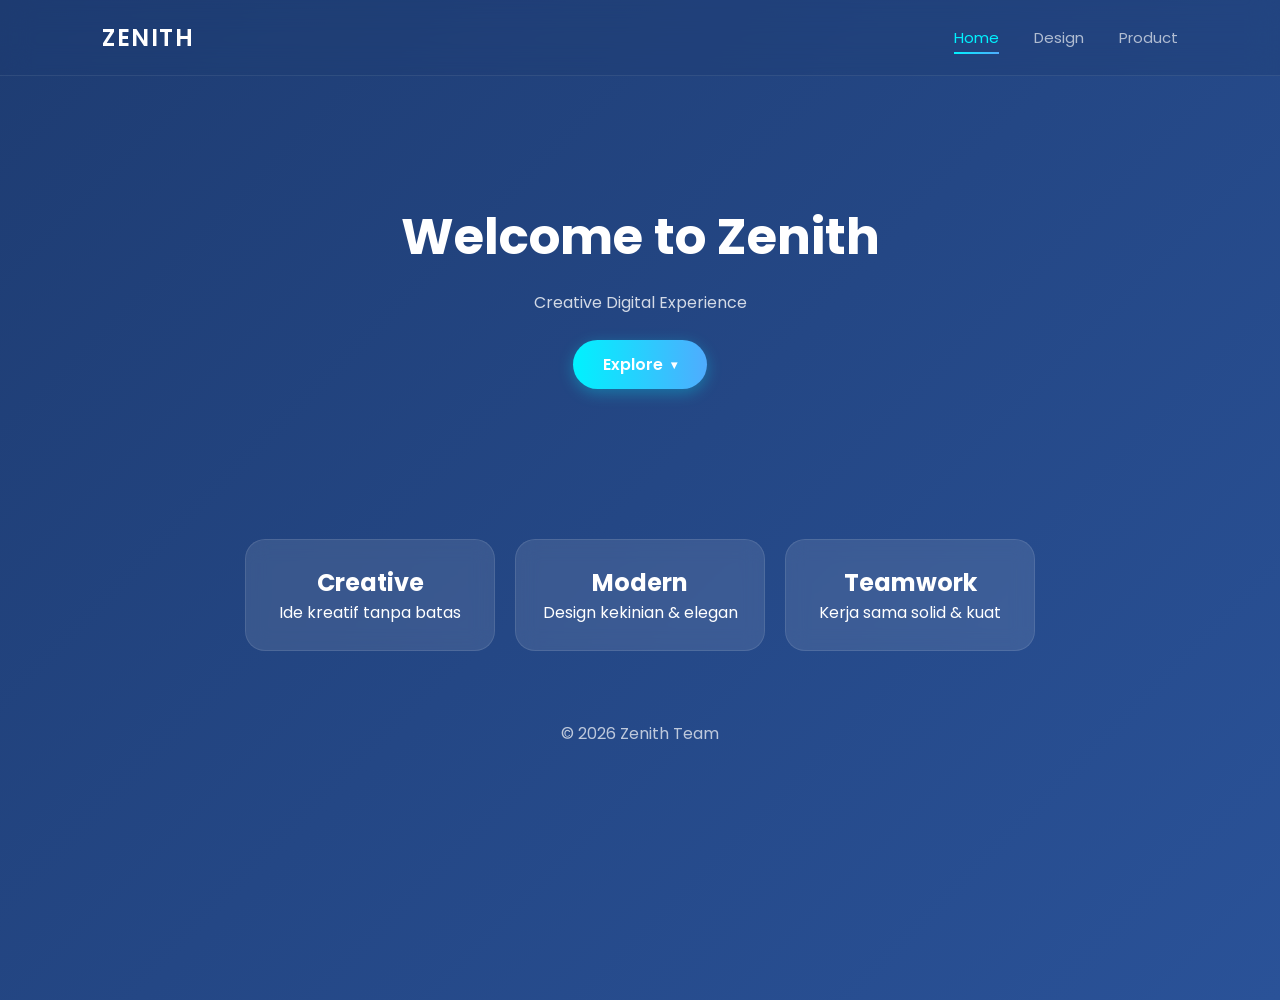
<file: index.html>
<!DOCTYPE html>
<html lang="id">

<head>
    <meta charset="UTF-8">
    <meta name="viewport" content="width=device-width, initial-scale=1.0">
    <title>Zenith Website</title>

    <link href="https://fonts.googleapis.com/css2?family=Poppins:wght@300;400;600&display=swap" rel="stylesheet">
    <link rel="stylesheet" href="dashboard.css">
</head>

<body>

    <nav>
        <a href="index.html" class="brand-logo">
            <h1>ZENITH</h1>
        </a>
        
        <button class="menu-toggle" id="menuToggle" aria-label="Toggle navigation">
            <span class="bar"></span>
            <span class="bar"></span>
            <span class="bar"></span>
        </button>

        <div class="nav-links" id="navLinks">
            <a href="index.html">Home</a>
            <a href="design.html">Design</a>
            <a href="dashboard.html">Product</a>
        </div>
    </nav>

    <section class="hero">
        <h1>Welcome to Zenith</h1>
        <p>Creative Digital Experience</p>

        <div class="dropdown">
            <button class="btn" id="dropBtn">
                Explore <span class="arrow">&#9662;</span>
            </button>
            <div class="dropdown-content" id="myDropdown">
                <a href="index.html">Go to Dashboard</a>
                <div class="dropdown-divider"></div>
                <a href="dashboard.html">Product</a>
                <a href="design.html">Design</a>
            </div>
        </div>
    </section>

    <div class="container">
        <div class="card">
            <h2>Creative</h2>
            <p>Ide kreatif tanpa batas</p>
        </div>

        <div class="card">
            <h2>Modern</h2>
            <p>Design kekinian & elegan</p>
        </div>

        <div class="card">
            <h2>Teamwork</h2>
            <p>Kerja sama solid & kuat</p>
        </div>
    </div>

    <footer>
        <p>&copy; 2026 Zenith Team</p>
    </footer>

    <script>
        // --- 1. OTOMATIS DETEKSI HALAMAN AKTIF ---
        // Kode ini membaca URL browser dan otomatis menyalakan menu yang sesuai
        const currentUrl = window.location.pathname;
        const navLinksArray = document.querySelectorAll('nav .nav-links a');
        
        navLinksArray.forEach(link => {
            const hrefAttr = link.getAttribute('href');
            if (currentUrl.endsWith(hrefAttr) || (hrefAttr === 'dashboard.html' && currentUrl === '/')) {
                link.classList.add('active');
            }
        });

        // --- 2. LOGIKA DROPDOWN "EXPLORE" ---
        const dropBtn = document.getElementById("dropBtn");
        const myDropdown = document.getElementById("myDropdown");

        dropBtn.addEventListener("click", function(event) {
            event.stopPropagation();
            myDropdown.classList.toggle("show");
            dropBtn.classList.toggle("active");
        });

        // --- 3. LOGIKA HAMBURGER MENU (MOBILE) ---
        const menuToggle = document.getElementById("menuToggle");
        const navLinks = document.getElementById("navLinks");

        menuToggle.addEventListener("click", function(event) {
            event.stopPropagation();
            menuToggle.classList.toggle("active");
            navLinks.classList.toggle("active");
        });

        // --- 4. KLIK DI LUAR UNTUK MENUTUP ELEMEN ---
        window.addEventListener("click", function(event) {
            // Tutup Dropdown jika klik di luar area dropdown
            if (!myDropdown.contains(event.target) && event.target !== dropBtn) {
                myDropdown.classList.remove("show");
                dropBtn.classList.remove("active");
            }
            // Tutup Hamburger Menu jika klik di luar area navbar
            if (!navLinks.contains(event.target) && !menuToggle.contains(event.target)) {
                menuToggle.classList.remove("active");
                navLinks.classList.remove("active");
            }
        });
    </script>

</body>
</html>
</file>
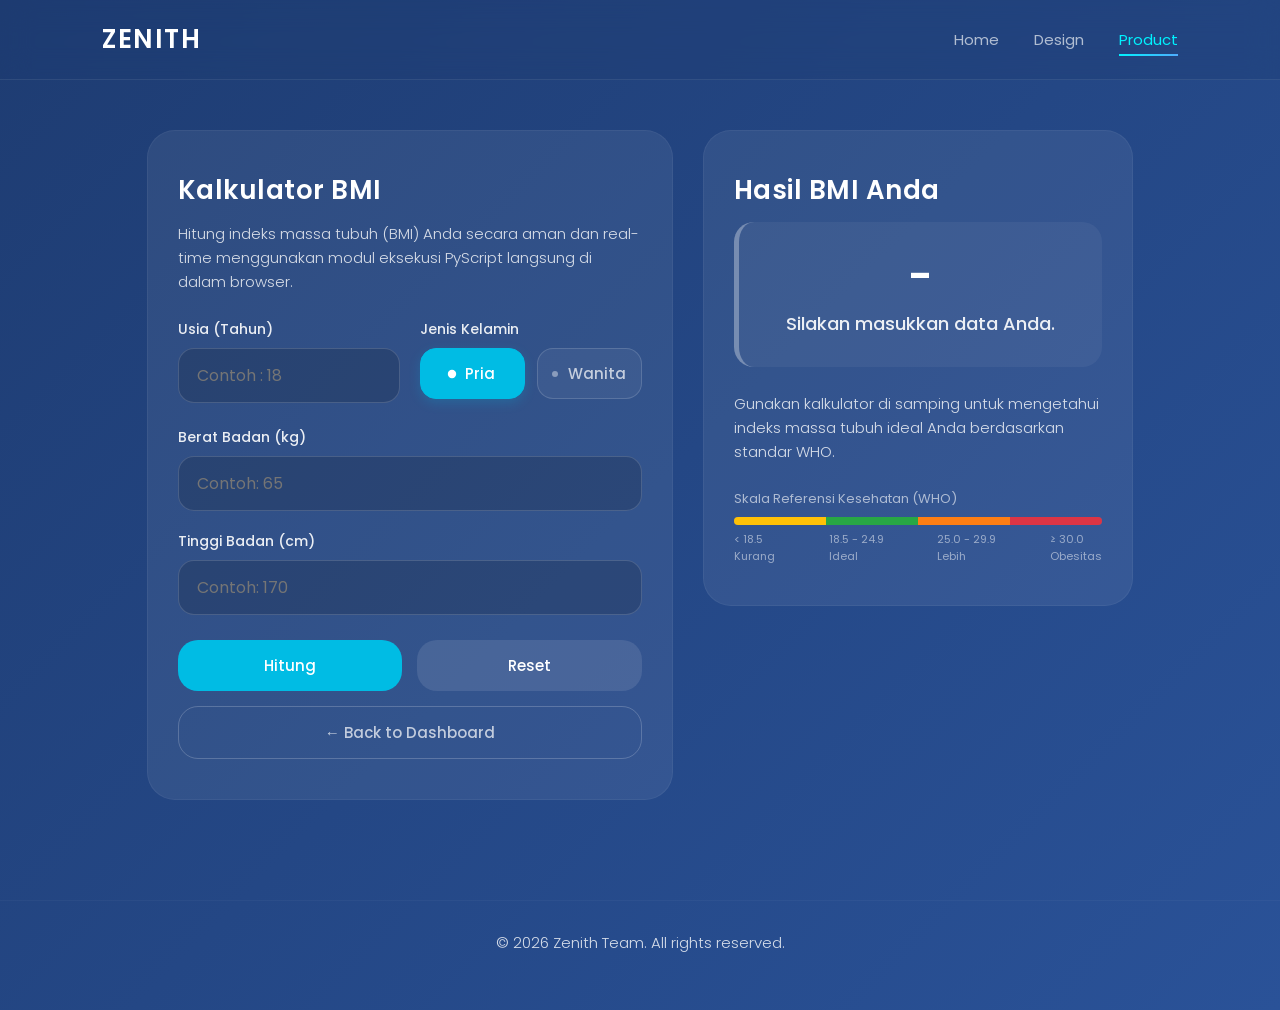
<file: dashboard.html>
<!DOCTYPE html>
<html lang="id">
<head>
    <meta charset="UTF-8">
    <meta name="viewport" content="width=device-width, initial-scale=1.0">
    <title>Zenith Website</title>
    <link href="https://fonts.googleapis.com/css2?family=Poppins:wght@300;400;500;600&display=swap" rel="stylesheet">
    
    <link rel="stylesheet" href="https://pyscript.net/releases/2024.1.1/core.css" />
    <link rel="stylesheet" href="index.css">
    <script type="module" src="https://pyscript.net/releases/2024.1.1/core.js"></script>
</head>

<body>

    <nav>
        <a href="dashboard.html" class="brand-logo">
            <h1>ZENITH</h1>
        </a>
        
        <button class="menu-toggle" id="menuToggle" aria-label="Toggle navigation">
            <span class="bar"></span>
            <span class="bar"></span>
            <span class="bar"></span>
        </button>

        <div class="nav-links" id="navLinks">
            <a href="index.html">Home</a>
            <a href="design.html">Design</a>
            <a href="dashboard.html">Product</a>
        </div>
    </nav>

    <main>
        <div>
            <section>
                <h2>Kalkulator BMI</h2>
                <p>Hitung indeks massa tubuh (BMI) Anda secara aman dan real-time menggunakan modul eksekusi PyScript langsung di dalam browser.</p>
                <form onsubmit="return false;">
                    
                    <div class="form-row-parallel">
                        <div class="form-group">
                            <label for="input-usia">Usia (Tahun)</label>
                            <input type="number" id="input-usia" placeholder="Contoh : 18" min="18" max="120">
                        </div>

                        <div class="form-group">
                            <label>Jenis Kelamin</label>
                            <div class="gender-card-group">
                                <label class="gender-card-label">
                                    <input type="radio" name="gender" id="gender-pria" value="pria" checked>
                                    <div class="gender-card-custom">Pria</div>
                                </label>
                                <label class="gender-card-label">
                                    <input type="radio" name="gender" id="gender-wanita" value="wanita">
                                    <div class="gender-card-custom">Wanita</div>
                                </label>
                            </div>
                        </div>
                    </div>
                    
                    <div class="form-group">
                        <label for="input-berat-badan">Berat Badan (kg)</label>
                        <input type="number" id="input-berat-badan" placeholder="Contoh: 65" min="1">
                    </div>

                    <div class="form-group">
                        <label for="input-tinggi-badan">Tinggi Badan (cm)</label>
                        <input type="number" id="input-tinggi-badan" placeholder="Contoh: 170" min="1">
                    </div>

                    <div class="btn-container">
                        <button type="button" class="btn btn-primary" py-click="calculate_bmi">Hitung</button> 
                        <button type="button" class="btn btn-secondary" py-click="reset_form">Reset</button> 
                    </div>

                    <div class="navigation-container">
                        <a href="index.html" class="btn btn-outline-dashboard">&larr; Back to Dashboard</a>
                    </div>
                </form>
            </section>
        </div>

        <div>
            <section>
                <h2>Hasil BMI Anda</h2>
                <div class="result-box" id="result-card">
                    <div class="result-bmi" id="result-bmi">-</div>
                    <div class="result-status" id="result-status">Silakan masukkan data Anda.</div>
                </div>
                <p id="result-desc">Gunakan kalkulator di samping untuk mengetahui indeks massa tubuh ideal Anda berdasarkan standar WHO.</p>
                
                <div class="who-scale">
                    <div class="scale-title">Skala Referensi Kesehatan (WHO)</div>
                    <div class="scale-bar">
                        <div class="bar-segment bg-under"></div>
                        <div class="bar-segment bg-ideal"></div>
                        <div class="bar-segment bg-over"></div>
                        <div class="bar-segment bg-obese"></div>
                    </div>
                    <div class="scale-labels">
                        <span>&lt; 18.5<br>Kurang</span>
                        <span>18.5 - 24.9<br>Ideal</span>
                        <span>25.0 - 29.9<br>Lebih</span>
                        <span>&ge; 30.0<br>Obesitas</span>
                    </div>
                </div>
            </section>
        </div>
    </main>

    <footer>
        <p>&copy; 2026 Zenith Team. All rights reserved.</p>
    </footer>

    <script>
        // --- 1. OTOMATIS DETEKSI HALAMAN AKTIF ---
        const currentUrl = window.location.pathname;
        const navLinksArray = document.querySelectorAll('nav .nav-links a');
        
        navLinksArray.forEach(link => {
            const hrefAttr = link.getAttribute('href');
            if (currentUrl.endsWith(hrefAttr)) {
                link.classList.add('active');
            }
        });

        // --- 2. LOGIKA HAMBURGER MENU (MOBILE) ---
        const menuToggle = document.getElementById("menuToggle");
        const navLinks = document.getElementById("navLinks");

        menuToggle.addEventListener("click", function(event) {
            event.stopPropagation();
            menuToggle.classList.toggle("active");
            navLinks.classList.toggle("active");
        });

        // --- 3. KLIK DI LUAR UNTUK MENUTUP NAVBAR MOBILE ---
        window.addEventListener("click", function(event) {
            if (!navLinks.contains(event.target) && !menuToggle.contains(event.target)) {
                menuToggle.classList.remove("active");
                navLinks.classList.remove("active");
            }
        });
    </script>

    <script type="py" src="app.py"></script>
</body>
</html>
</file>
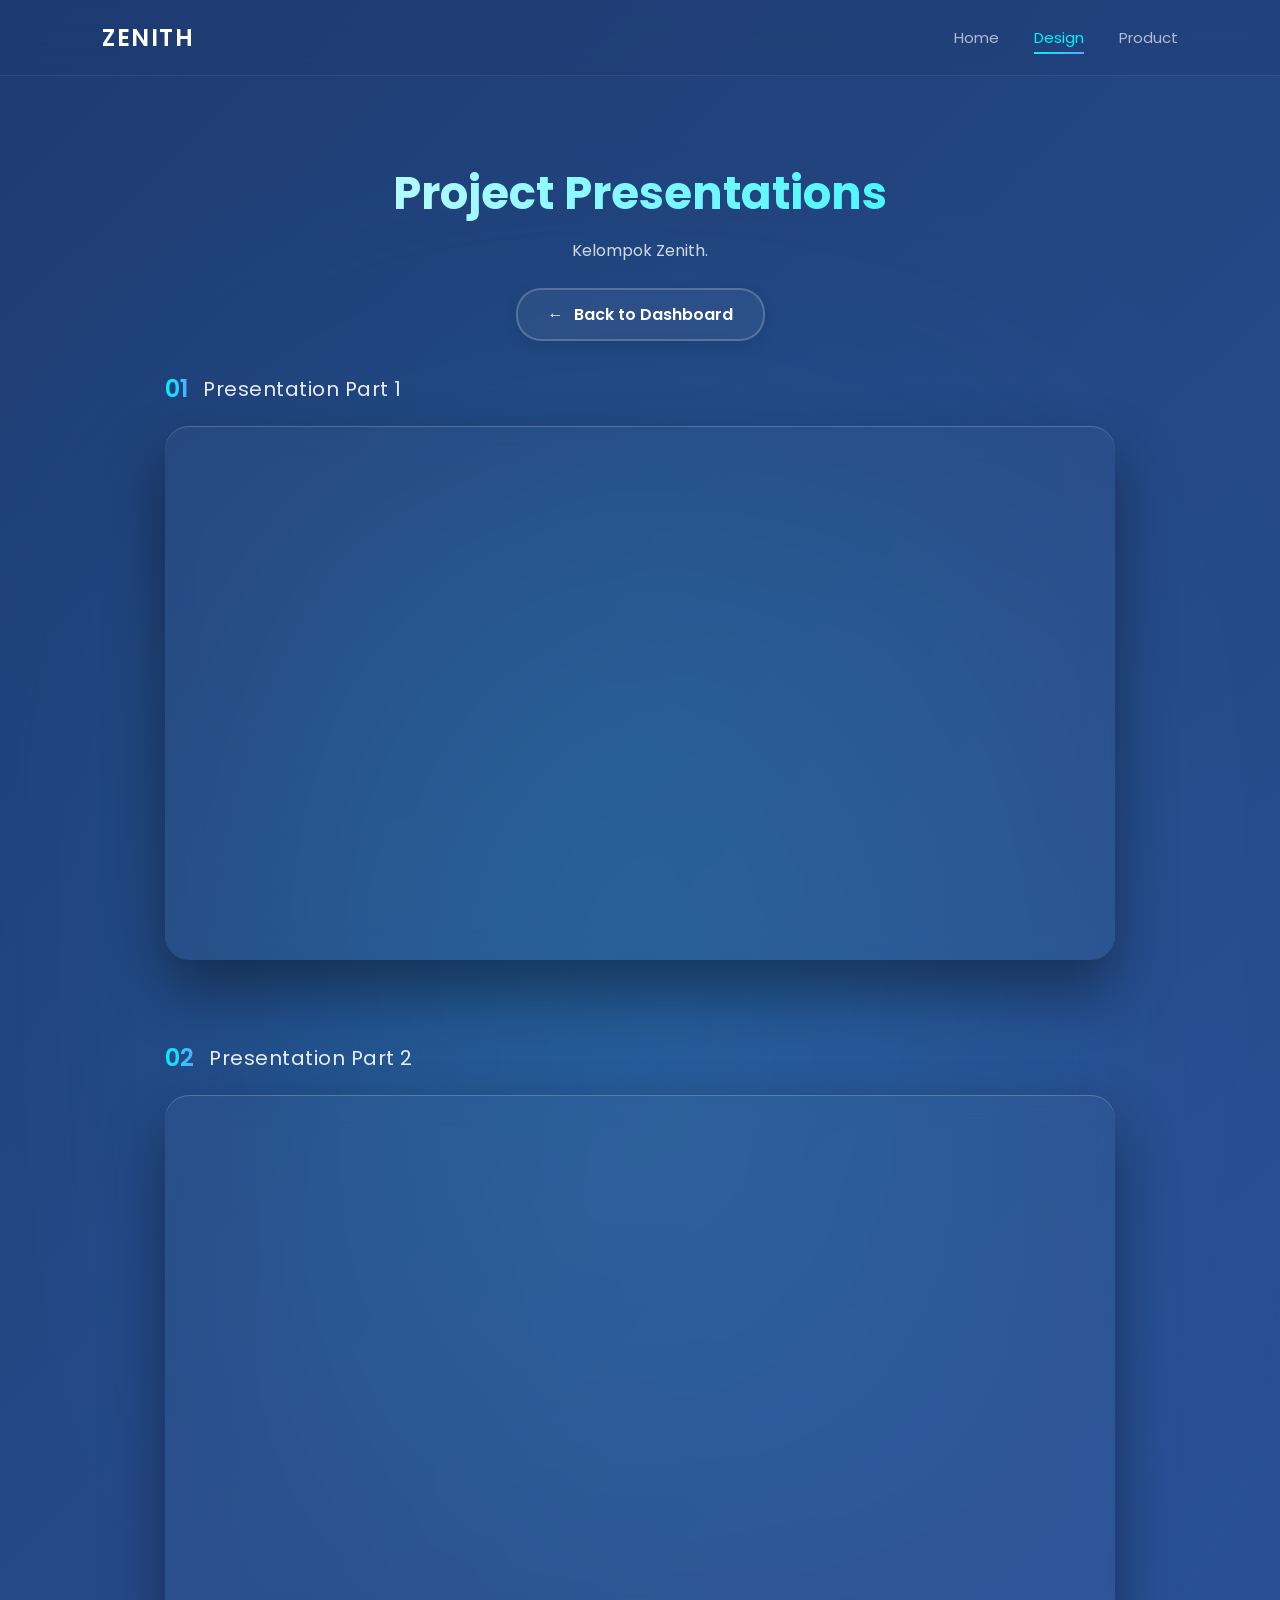
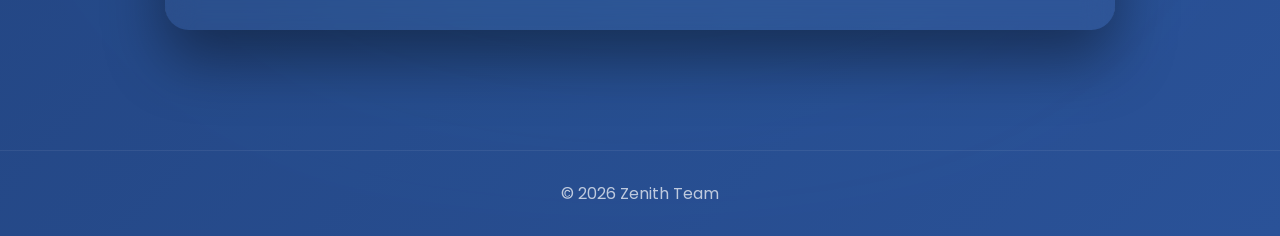
<file: design.html>
<!DOCTYPE html>
<html lang="id">

<head>
    <meta charset="UTF-8">
    <meta name="viewport" content="width=device-width, initial-scale=1.0">
    <title>Zenith Website - Presentations</title>

    <link href="https://fonts.googleapis.com/css2?family=Poppins:wght@300;400;600&display=swap" rel="stylesheet">
    <link rel="stylesheet" href="design.css">
</head>

<body>

    <nav>
        <a href="dashboard.html" class="brand-logo">
            <h1>ZENITH</h1>
        </a>
        
        <button class="menu-toggle" id="menuToggle" aria-label="Toggle navigation">
            <span class="bar"></span>
            <span class="bar"></span>
            <span class="bar"></span>
        </button>

        <div class="nav-links" id="navLinks">
            <a href="dashboard.html">Home</a>
            <a href="design.html" class="active">Design</a>
            <a href="index.html">Product</a>
        </div>
    </nav>

    <section class="hero">
        <h1>Project Presentations</h1>
        <p>Kelompok Zenith.</p>
        
        <a href="dashboard.html" class="btn-back">
            <span>&larr;</span> Back to Dashboard
        </a>
    </section>

    <div class="showcase-stack">
        
        <div class="showcase-card">
            <div class="card-header">
                <span class="slide-number">01</span>
                <h3>Presentation Part 1</h3>
            </div>
            <div class="canva-wrapper">
                <iframe loading="lazy" src="https://www.canva.com/design/DAHHG69h7SQ/ZSvgwhlyY2-Zmp_QURDZcg/view?embed" allowfullscreen="allowfullscreen" allow="fullscreen">
                </iframe>
            </div>
        </div>

        <div class="showcase-card">
            <div class="card-header">
                <span class="slide-number">02</span>
                <h3>Presentation Part 2</h3>
            </div>
            <div class="canva-wrapper">
                <iframe loading="lazy" src="https://www.canva.com/design/DAHJoVOIuKo/7mQmi9z0oQ4HI7KOH6XgOA/view?embed" allowfullscreen="allowfullscreen" allow="fullscreen">
                </iframe>
            </div>
        </div>

    </div>

    <footer>
        <p>&copy; 2026 Zenith Team</p>
    </footer>

    <script>
        // --- 1. OTOMATIS DETEKSI HALAMAN AKTIF ---
        const currentUrl = window.location.pathname;
        const navLinksArray = document.querySelectorAll('nav .nav-links a');
        
        navLinksArray.forEach(link => {
            const hrefAttr = link.getAttribute('href');
            if (currentUrl.endsWith(hrefAttr)) {
                link.classList.add('active');
            }
        });

        // --- 2. LOGIKA HAMBURGER MENU (MOBILE) ---
        const menuToggle = document.getElementById("menuToggle");
        const navLinks = document.getElementById("navLinks");

        menuToggle.addEventListener("click", function(event) {
            event.stopPropagation();
            menuToggle.classList.toggle("active");
            navLinks.classList.toggle("active");
        });

        // --- 3. KLIK DI LUAR UNTUK MENUTUP NAVBAR MOBILE ---
        window.addEventListener("click", function(event) {
            if (!navLinks.contains(event.target) && !menuToggle.contains(event.target)) {
                menuToggle.classList.remove("active");
                navLinks.classList.remove("active");
            }
        });
    </script>

</body>
</html>
</file>
<file: dashboard.css>
/* --- RESET & BASE STYLES --- */
* {
    margin: 0;
    padding: 0;
    box-sizing: border-box;
    font-family: 'Poppins', sans-serif;
}

body {
    background: linear-gradient(135deg, #1e3c72, #2a5298);
    color: white;
    min-height: 100vh;
}

/* --- MODERN NAVBAR WITH GLASSMORPHISM --- */
nav {
    display: flex;
    justify-content: space-between;
    align-items: center;
    padding: 20px 8%;
    position: fixed; /* Membuat navbar melayang tetap di atas */
    top: 0;
    left: 0;
    width: 100%;
    z-index: 1000;
    background: rgba(30, 60, 114, 0.3); 
    backdrop-filter: blur(15px);
    -webkit-backdrop-filter: blur(15px);
    border-bottom: 1px solid rgba(255, 255, 255, 0.08);
    transition: all 0.4s ease;
}

nav .brand-logo {
    text-decoration: none;
}

/* Logo Putih Solid Bersih */
nav h1 {
    font-weight: 600;
    letter-spacing: 1.5px;
    color: #ffffff; 
}

nav .nav-links {
    display: flex;
    align-items: center;
}

nav .nav-links a {
    margin-left: 35px;
    text-decoration: none;
    color: rgba(255, 255, 255, 0.65); /* Sedikit redup saat tidak aktif agar kontras bagus */
    transition: color 0.3s ease;
    font-size: 15px;
    font-weight: 400;
    position: relative;
    padding: 5px 0;
}

/* Efek garis bawah animasi saat menu di-hover atau aktif */
nav .nav-links a::after {
    content: '';
    position: absolute;
    bottom: 0;
    left: 0;
    width: 0;
    height: 2px;
    background: linear-gradient(90deg, #00f2fe, #4facfe);
    transition: width 0.3s ease;
}

nav .nav-links a:hover::after,
nav .nav-links a.active::after {
    width: 100%;
}

nav .nav-links a:hover,
nav .nav-links a.active {
    color: #00f2fe; /* Menyala biru cyan terang saat aktif */
}

/* Tombol Hamburger (Default Tersembunyi di Desktop) */
.menu-toggle {
    display: none;
    flex-direction: column;
    justify-content: space-between;
    width: 24px;
    height: 18px;
    background: transparent;
    border: none;
    cursor: pointer;
    z-index: 1001;
}

.menu-toggle .bar {
    height: 2px;
    width: 100%;
    background-color: white;
    border-radius: 5px;
    transition: all 0.3s ease;
}

/* --- HERO SECTION --- */
.hero {
    margin-top: 100px; /* Jarak aman agar konten tidak tertutup navbar fixed */
    text-align: center;
    padding: 100px 20px;
    animation: fadeIn 1.5s ease;
}

.hero h1 {
    font-size: 50px;
}

.hero p {
    margin: 15px 0 25px 0;
    opacity: 0.8;
}

/* --- DROPDOWN DESIGN --- */
.dropdown {
    position: relative;
    display: inline-block;
}

.btn {
    padding: 12px 30px;
    border: none;
    border-radius: 25px;
    background: linear-gradient(90deg, #00f2fe, #4facfe);
    color: white;
    font-weight: 600;
    font-size: 16px;
    cursor: pointer;
    transition: 0.3s;
    display: inline-flex;
    align-items: center;
    gap: 8px;
    box-shadow: 0 4px 15px rgba(0, 242, 254, 0.3);
}

.btn:hover {
    transform: scale(1.05);
    box-shadow: 0 6px 20px rgba(0, 242, 254, 0.5);
}

.arrow {
    font-size: 12px;
    transition: transform 0.3s ease;
}

.btn.active .arrow {
    transform: rotate(180deg);
}

.dropdown-content {
    display: none;
    position: absolute;
    top: 125%;
    left: 50%;
    transform: translateX(-50%);
    background: rgba(255, 255, 255, 0.08);
    backdrop-filter: blur(15px);
    -webkit-backdrop-filter: blur(15px);
    min-width: 220px;
    border: 1px solid rgba(255, 255, 255, 0.2);
    border-radius: 18px;
    box-shadow: 0 15px 30px rgba(0, 0, 0, 0.25);
    z-index: 100;
    overflow: hidden;
    padding: 6px;
    opacity: 0;
    transition: opacity 0.3s ease, top 0.3s ease;
}

.dropdown-content.show {
    display: block;
    opacity: 1;
    top: 115%;
    animation: popUp 0.3s cubic-bezier(0.175, 0.885, 0.32, 1.275);
}

.dropdown-content a {
    color: white;
    padding: 12px 16px;
    text-decoration: none;
    display: block;
    font-size: 14px;
    text-align: left;
    border-radius: 12px;
    transition: 0.25s;
    margin-left: 0;
}

.dropdown-content a:hover {
    background: rgba(255, 255, 255, 0.15);
    color: #00f2fe;
    transform: translateX(4px);
}

.dropdown-divider {
    height: 1px;
    background: rgba(255, 255, 255, 0.1);
    margin: 6px 8px;
}

/* --- CARDS CONTAINER --- */
.container {
    display: flex;
    justify-content: center;
    gap: 20px;
    padding: 50px;
    flex-wrap: wrap;
}

.card {
    background: rgba(255, 255, 255, 0.1);
    backdrop-filter: blur(10px);
    -webkit-backdrop-filter: blur(10px);
    border: 1px solid rgba(255, 255, 255, 0.1);
    padding: 25px;
    width: 250px;
    border-radius: 20px;
    text-align: center;
    transition: 0.4s;
}

.card:hover {
    transform: translateY(-10px) scale(1.05);
    background: rgba(255, 255, 255, 0.2);
    border-color: rgba(0, 242, 254, 0.3);
}

/* --- FOOTER --- */
footer {
    text-align: center;
    padding: 20px;
    opacity: 0.7;
}

/* --- ANIMATIONS --- */
@keyframes fadeIn {
    from { opacity: 0; transform: translateY(30px); }
    to { opacity: 1; transform: translateY(0); }
}

@keyframes popUp {
    from { opacity: 0; transform: translateX(-50%) scale(0.92); }
    to { opacity: 1; transform: translateX(-50%) scale(1); }
}

/* --- MEDIA QUERIES (RESPONSIVE RESPONS HP) --- */
@media(max-width: 768px) {
    .hero h1 { font-size: 32px; }
    
    nav { 
        padding: 15px 6%; 
    }

    .menu-toggle {
        display: flex; /* Memunculkan Hamburger Menu di HP */
    }

    /* Animasi Hamburger Menjadi Simbol X */
    .menu-toggle.active .bar:nth-child(1) {
        transform: translateY(8px) rotate(45deg);
    }
    .menu-toggle.active .bar:nth-child(2) {
        opacity: 0;
    }
    .menu-toggle.active .bar:nth-child(3) {
        transform: translateY(-8px) rotate(-45deg);
    }

    /* Mengubah susunan menu horizontal menjadi Menu Slide-In Samping */
    nav .nav-links {
        position: fixed;
        top: 0;
        right: -100%; /* Sembunyi sebelum diklik */
        flex-direction: column;
        justify-content: center;
        align-items: center;
        width: 75%;
        height: 100vh;
        background: rgba(18, 38, 74, 0.96);
        backdrop-filter: blur(25px);
        -webkit-backdrop-filter: blur(25px);
        gap: 35px;
        transition: right 0.4s cubic-bezier(0.85, 0, 0.15, 1);
        box-shadow: -10px 0 30px rgba(0,0,0,0.3);
    }

    /* Menampilkan menu panel saat aktif */
    nav .nav-links.active {
        right: 0;
    }

    nav .nav-links a {
        margin-left: 0;
        font-size: 20px;
    }
}
</file>
<file: index.css>
/* --- RESET & BASE STYLES --- */
* {
    margin: 0;
    padding: 0;
    box-sizing: border-box;
    font-family: 'Poppins', sans-serif;
}

body {
    background: linear-gradient(135deg, #1e3c72, #2a5298);
    color: #ffffff;
    min-height: 100vh;
    display: flex;
    flex-direction: column;
    overflow-x: hidden;
}

/* --- MODERN NAVBAR WITH GLASSMORPHISM --- */
nav {
    display: flex;
    justify-content: space-between;
    align-items: center;
    padding: 20px 8%;
    position: fixed; /* Membuat navbar melayang tetap di atas */
    top: 0;
    left: 0;
    width: 100%;
    z-index: 1000;
    background: rgba(30, 60, 114, 0.3); 
    backdrop-filter: blur(15px);
    -webkit-backdrop-filter: blur(15px);
    border-bottom: 1px solid rgba(255, 255, 255, 0.08);
    transition: all 0.4s ease;
}

nav .brand-logo {
    text-decoration: none;
    transition: opacity 0.2s ease;
}

nav .brand-logo:hover {
    opacity: 0.85;
}

/* Logo Putih Solid Bersih */
nav h1 {
    font-weight: 600;
    letter-spacing: 1.5px;
    font-size: 26px;
    color: #ffffff; 
}

nav .nav-links {
    display: flex;
    align-items: center;
}

nav .nav-links a {
    margin-left: 35px;
    text-decoration: none;
    color: rgba(255, 255, 255, 0.65); /* Sedikit redup saat tidak aktif */
    transition: color 0.3s ease;
    font-size: 15px;
    font-weight: 400;
    position: relative;
    padding: 5px 0;
}

/* Efek garis bawah animasi saat menu di-hover atau aktif */
nav .nav-links a::after {
    content: '';
    position: absolute;
    bottom: 0;
    left: 0;
    width: 0;
    height: 2px;
    background: linear-gradient(90deg, #00f2fe, #4facfe);
    transition: width 0.3s ease;
}

nav .nav-links a:hover::after,
nav .nav-links a.active::after {
    width: 100%;
}

nav .nav-links a:hover,
nav .nav-links a.active {
    color: #00f2fe; /* Menyala biru cyan terang saat aktif */
}

/* Tombol Hamburger (Tersembunyi di Desktop) */
.menu-toggle {
    display: none;
    flex-direction: column;
    justify-content: space-between;
    width: 24px;
    height: 18px;
    background: transparent;
    border: none;
    cursor: pointer;
    z-index: 1001;
}

.menu-toggle .bar {
    height: 2px;
    width: 100%;
    background-color: white;
    border-radius: 5px;
    transition: all 0.3s ease;
}

/* --- MAIN LAYOUT GRID --- */
main {
    flex: 1;
    width: 100%;
    max-width: 1140px;
    margin: 100px auto 0 auto; /* Margin top agar tidak tertutup navbar fixed */
    padding: 30px 6% 60px 6%;
    display: grid;
    grid-template-columns: 1.1fr 0.9fr;
    gap: 30px;
    align-items: start;
}

/* Container Section Flat Transparan Premium */
section {
    background: rgba(255, 255, 255, 0.07);
    padding: 40px 30px;
    border-radius: 28px;
    border: 1px solid rgba(255, 255, 255, 0.05);
    transition: background 0.2s ease;
}

section:hover {
    background: rgba(255, 255, 255, 0.1);
}

h2 {
    font-weight: 600;
    margin-bottom: 12px;
    color: #ffffff;
    font-size: 26px;
    letter-spacing: 0.5px;
}

p {
    font-weight: 300;
    line-height: 1.6;
    margin-bottom: 25px;
    color: rgba(255, 255, 255, 0.8);
    font-size: 15px;
}

/* Form Controls */
.form-row-parallel {
    display: flex;
    gap: 20px;
}

.form-group {
    margin-bottom: 20px;
    flex: 1;
}

.form-group label {
    display: block;
    margin-bottom: 8px;
    font-size: 14px;
    font-weight: 500;
    color: rgba(255, 255, 255, 0.9);
}

/* Input Number Styling */
input[type="number"] {
    width: 100%;
    padding: 14px 18px;
    border-radius: 16px;
    border: 1px solid rgba(255, 255, 255, 0.15);
    background: rgba(0, 0, 0, 0.15);
    color: white;
    font-size: 16px;
    outline: none;
    transition: border-color 0.2s;
}

input[type="number"]:focus {
    border-color: #00bce4;
}

/* Gender Selector Custom */
.gender-card-group {
    display: flex;
    gap: 12px;
}

.gender-card-label {
    flex: 1;
    position: relative;
    cursor: pointer;
}

.gender-card-label input[type="radio"] {
    position: absolute;
    opacity: 0;
    width: 0;
    height: 0;
}

.gender-card-custom {
    display: flex;
    align-items: center;
    justify-content: center;
    gap: 10px;
    padding: 13px;
    background: rgba(255, 255, 255, 0.05);
    border: 1px solid rgba(255, 255, 255, 0.15);
    border-radius: 16px;
    font-size: 15px;
    color: rgba(255, 255, 255, 0.7);
    transition: all 0.2s ease;
}

.gender-card-label:hover .gender-card-custom {
    background: rgba(255, 255, 255, 0.1);
    border-color: rgba(255, 255, 255, 0.3);
    color: #ffffff;
}

.gender-card-label input[type="radio"]:checked + .gender-card-custom {
    background: #00bce4;
    border-color: #00bce4;
    color: #ffffff;
    font-weight: 500;
    box-shadow: 0 4px 12px rgba(0, 188, 228, 0.2);
}

.gender-card-custom::before {
    content: '';
    width: 6px;
    height: 6px;
    border-radius: 50%;
    background: rgba(255, 255, 255, 0.4);
    transition: transform 0.2s, background 0.2s;
}

.gender-card-label input[type="radio"]:checked + .gender-card-custom::before {
    background: #ffffff;
    transform: scale(1.4);
}

/* Buttons Styling */
.btn-container {
    display: flex;
    gap: 15px;
    margin-top: 25px;
}

.navigation-container {
    margin-top: 15px;
    display: flex;
}

.btn {
    flex: 1;
    padding: 14px 24px;
    border: none;
    border-radius: 20px;
    font-weight: 500;
    cursor: pointer;
    transition: all 0.2s ease, transform 0.1s;
    font-size: 15px;
    display: inline-flex;
    justify-content: center;
    align-items: center;
    text-decoration: none;
}

.btn:active {
    transform: scale(0.98);
}

.btn-primary {
    background: #00bce4;
    color: white;
}

.btn-primary:hover {
    background: #00a8cc;
}

.btn-secondary {
    background: rgba(255, 255, 255, 0.1);
    color: white;
}

.btn-secondary:hover {
    background: rgba(255, 255, 255, 0.15);
}

.btn-outline-dashboard {
    background: transparent;
    color: rgba(255, 255, 255, 0.7);
    border: 1px solid rgba(255, 255, 255, 0.2);
}

.btn-outline-dashboard:hover {
    background: rgba(255, 255, 255, 0.05);
    color: #ffffff;
    border-color: rgba(255, 255, 255, 0.5);
}

/* Result Area */
.result-box {
    background: rgba(255, 255, 255, 0.05);
    border-left: 5px solid rgba(255, 255, 255, 0.3);
    padding: 30px 25px;
    border-radius: 20px;
    margin-bottom: 25px;
    min-height: 125px;
    display: flex;
    flex-direction: column;
    justify-content: center;
    text-align: center;
    transition: all 0.3s ease;
}

.result-bmi {
    font-size: 42px;
    font-weight: 600;
    color: #ffffff;
    line-height: 1.2;
}

.result-status {
    font-size: 18px;
    margin-top: 8px;
    font-weight: 500;
    color: rgba(255, 255, 255, 0.9);
}

/* Bar Status WHO */
.who-scale {
    margin-top: 25px;
}
.scale-title {
    font-size: 13px;
    color: rgba(255, 255, 255, 0.6);
    margin-bottom: 8px;
    font-weight: 400;
}
.scale-bar {
    display: flex;
    height: 8px;
    border-radius: 4px;
    overflow: hidden;
    background: rgba(255, 255, 255, 0.1);
    margin-bottom: 6px;
}
.bar-segment { flex: 1; }
.bg-under { background: #ffc107; }
.bg-ideal { background: #28a745; }
.bg-over { background: #fd7e14; }
.bg-obese { background: #dc3545; }

.scale-labels {
    display: flex;
    justify-content: space-between;
    font-size: 11px;
    color: rgba(255, 255, 255, 0.5);
}

/* Footer */
footer {
    text-align: center;
    padding: 30px 20px;
    color: rgba(255, 255, 255, 0.4);
    font-size: 13px;
    border-top: 1px solid rgba(255, 255, 255, 0.03);
    margin-top: 40px;
}

/* --- MEDIA QUERIES (RESPONSIVE) --- */
@media(max-width: 900px) {
    main {
        grid-template-columns: 1fr;
        gap: 25px;
        margin-top: 80px;
    }
    section {
        padding: 35px 25px;
    }
}

@media(max-width: 768px) {
    /* Konfigurasi Navbar di HP */
    nav { 
        padding: 15px 6%; 
    }

    .menu-toggle {
        display: flex; /* Memunculkan Hamburger Menu di HP */
    }

    /* Animasi Hamburger Menjadi Simbol X */
    .menu-toggle.active .bar:nth-child(1) {
        transform: translateY(8px) rotate(45deg);
    }
    .menu-toggle.active .bar:nth-child(2) {
        opacity: 0;
    }
    .menu-toggle.active .bar:nth-child(3) {
        transform: translateY(-8px) rotate(-45deg);
    }

    /* Mengubah susunan menu horizontal menjadi Menu Slide-In Samping */
    nav .nav-links {
        position: fixed;
        top: 0;
        right: -100%; /* Sembunyi sebelum diklik */
        flex-direction: column;
        justify-content: center;
        align-items: center;
        width: 75%;
        height: 100vh;
        background: rgba(18, 38, 74, 0.96);
        backdrop-filter: blur(25px);
        -webkit-backdrop-filter: blur(25px);
        gap: 35px;
        transition: right 0.4s cubic-bezier(0.85, 0, 0.15, 1);
        box-shadow: -10px 0 30px rgba(0,0,0,0.3);
        padding: 0;
    }

    nav .nav-links.active {
        right: 0;
    }

    nav .nav-links a {
        margin-left: 0;
        font-size: 20px;
    }
}

@media(max-width: 600px) {
    .form-row-parallel {
        flex-direction: column;
        gap: 0;
    }
    .gender-card-group {
        flex-direction: column;
        gap: 8px;
    }
    .btn-container {
        flex-direction: column;
        gap: 12px;
    }
    .navigation-container {
        margin-top: 12px;
    }
}
</file>
<file: design.css>
/* --- RESET & BASE STYLES --- */
* {
    margin: 0;
    padding: 0;
    box-sizing: border-box;
    font-family: 'Poppins', sans-serif;
}

body {
    background: linear-gradient(135deg, #1e3c72, #2a5298);
    color: white;
    min-height: 100vh;
    overflow-x: hidden;
}

/* --- MODERN NAVBAR WITH GLASSMORPHISM --- */
nav {
    display: flex;
    justify-content: space-between;
    align-items: center;
    padding: 20px 8%;
    position: fixed;
    top: 0;
    left: 0;
    width: 100%;
    z-index: 1000;
    background: rgba(30, 60, 114, 0.3); 
    backdrop-filter: blur(15px);
    -webkit-backdrop-filter: blur(15px);
    border-bottom: 1px solid rgba(255, 255, 255, 0.08);
    transition: all 0.4s ease;
}

nav .brand-logo {
    text-decoration: none;
}

nav h1 {
    font-weight: 600;
    letter-spacing: 1.5px;
    color: #ffffff; 
}

nav .nav-links {
    display: flex;
    align-items: center;
}

nav .nav-links a {
    margin-left: 35px;
    text-decoration: none;
    color: rgba(255, 255, 255, 0.65);
    transition: color 0.3s ease;
    font-size: 15px;
    font-weight: 400;
    position: relative;
    padding: 5px 0;
}

nav .nav-links a::after {
    content: '';
    position: absolute;
    bottom: 0;
    left: 0;
    width: 0;
    height: 2px;
    background: linear-gradient(90deg, #00f2fe, #4facfe);
    transition: width 0.3s ease;
}

nav .nav-links a:hover::after,
nav .nav-links a.active::after {
    width: 100%;
}

nav .nav-links a:hover,
nav .nav-links a.active {
    color: #00f2fe;
}

.menu-toggle {
    display: none;
    flex-direction: column;
    justify-content: space-between;
    width: 24px;
    height: 18px;
    background: transparent;
    border: none;
    cursor: pointer;
    z-index: 1001;
}

.menu-toggle .bar {
    height: 2px;
    width: 100%;
    background-color: white;
    border-radius: 5px;
    transition: all 0.3s ease;
}

/* --- HERO SECTION --- */
.hero {
    margin-top: 100px;
    text-align: center;
    padding: 60px 20px 30px 20px;
    animation: fadeIn 1.5s ease;
}

.hero h1 {
    font-size: 45px;
    background: linear-gradient(90deg, #fff, #00f2fe);
    -webkit-background-clip: text;
    -webkit-text-fill-color: transparent;
}

.hero p {
    margin: 10px 0 25px 0;
    opacity: 0.8;
}

.btn-back {
    display: inline-flex;
    align-items: center;
    gap: 10px;
    padding: 12px 30px;
    border: 2px solid rgba(255, 255, 255, 0.2);
    border-radius: 25px;
    background: rgba(255, 255, 255, 0.05);
    backdrop-filter: blur(5px);
    color: white;
    text-decoration: none;
    font-weight: 600;
    cursor: pointer;
    transition: 0.4s;
    box-shadow: 0 4px 15px rgba(0, 0, 0, 0.1);
}

.btn-back:hover {
    transform: translateX(-5px);
    background: linear-gradient(90deg, #00f2fe, #4facfe);
    border-color: transparent;
    box-shadow: 0 4px 20px rgba(0, 242, 254, 0.4);
}

/* --- VERTICAL STACK CONTAINER --- */
.showcase-stack {
    display: flex;
    flex-direction: column;
    gap: 80px; /* Jarak renggang vertikal yang pas untuk presentasi */
    max-width: 1000px;
    margin: 0 auto 120px auto;
    padding: 0 25px;
    position: relative;
    animation: fadeIn 2s ease;
}

/* Efek Glow menyebar di belakang susunan kartu */
.showcase-stack::before {
    content: '';
    position: absolute;
    top: 10%;
    left: 15%;
    width: 70%;
    height: 80%;
    background: linear-gradient(135deg, #00f2fe, #4facfe);
    filter: blur(160px);
    opacity: 0.15;
    z-index: -1;
    pointer-events: none;
}

/* Card Presentasi */
.showcase-card {
    display: flex;
    flex-direction: column;
    gap: 20px;
}

/* Bagian Judul Slide & Nomor */
.card-header {
    display: flex;
    align-items: center;
    gap: 15px;
}

.slide-number {
    font-size: 24px;
    font-weight: 600;
    background: linear-gradient(90deg, #00f2fe, #4facfe);
    -webkit-background-clip: text;
    -webkit-text-fill-color: transparent;
}

.showcase-card h3 {
    font-size: 20px;
    font-weight: 400;
    letter-spacing: 0.5px;
    opacity: 0.9;
}

/* Wrapper Utama Bingkai PPT */
.canva-wrapper {
    position: relative;
    width: 100%;
    height: 0;
    padding-top: 56.25%; /* Rasio Aspek 16:9 */
    background: rgba(255, 255, 255, 0.03);
    backdrop-filter: blur(15px);
    border-radius: 24px;
    overflow: hidden;
    box-shadow: 0 30px 60px rgba(0, 0, 0, 0.4), 
                inset 0 1px 0 rgba(255, 255, 255, 0.2);
    transition: transform 0.5s cubic-bezier(0.175, 0.885, 0.32, 1.275), 
                box-shadow 0.5s ease;
}

/* Efek Interaktif (Hover Lift & Glow) */
.canva-wrapper:hover {
    transform: translateY(-10px) scale(1.01);
    box-shadow: 0 40px 80px rgba(0, 242, 254, 0.25), 
                0 20px 45px rgba(0, 0, 0, 0.5);
}

.canva-wrapper iframe {
    position: absolute;
    width: 100%;
    height: 100%;
    top: 0;
    left: 0;
    border: none;
}

/* --- FOOTER --- */
    footer {
    text-align: center;
    padding: 30px;
    opacity: 0.7;
    border-top: 1px solid rgba(255, 255, 255, 0.1);
}

/* --- ANIMATIONS --- */
@keyframes fadeIn {
    from {
        opacity: 0;
        transform: translateY(40px);
    }
    to {
        opacity: 1;
        transform: translateY(0);
    }
}

/* --- MEDIA QUERIES (RESPONSIVE HP) --- */
@media(max-width: 768px) {
    .hero h1 { 
        font-size: 32px; 
    }
    
    nav { 
        padding: 15px 6%; 
    }

    .menu-toggle {
        display: flex;
    }

    .menu-toggle.active .bar:nth-child(1) {
        transform: translateY(8px) rotate(45deg);
    }
    .menu-toggle.active .bar:nth-child(2) {
        opacity: 0;
    }
    .menu-toggle.active .bar:nth-child(3) {
        transform: translateY(-8px) rotate(-45deg);
    }

    nav .nav-links {
        position: fixed;
        top: 0;
        right: -100%;
        flex-direction: column;
        justify-content: center;
        align-items: center;
        width: 75%;
        height: 100vh;
        background: rgba(18, 38, 74, 0.96);
        backdrop-filter: blur(25px);
        -webkit-backdrop-filter: blur(25px);
        gap: 35px;
        transition: right 0.4s cubic-bezier(0.85, 0, 0.15, 1);
        box-shadow: -10px 0 30px rgba(0,0,0,0.3);
    }

    nav .nav-links.active {
        right: 0;
    }

    nav .nav-links a {
        margin-left: 0;
        font-size: 20px;
    }

    .showcase-stack {
        gap: 50px; /* Sedikit lebih rapat di mobile agar tidak terlalu lelah scroll */
        padding: 0 15px;
    }
    
    .canva-wrapper {
        border-radius: 16px;
    }
}
</file>
